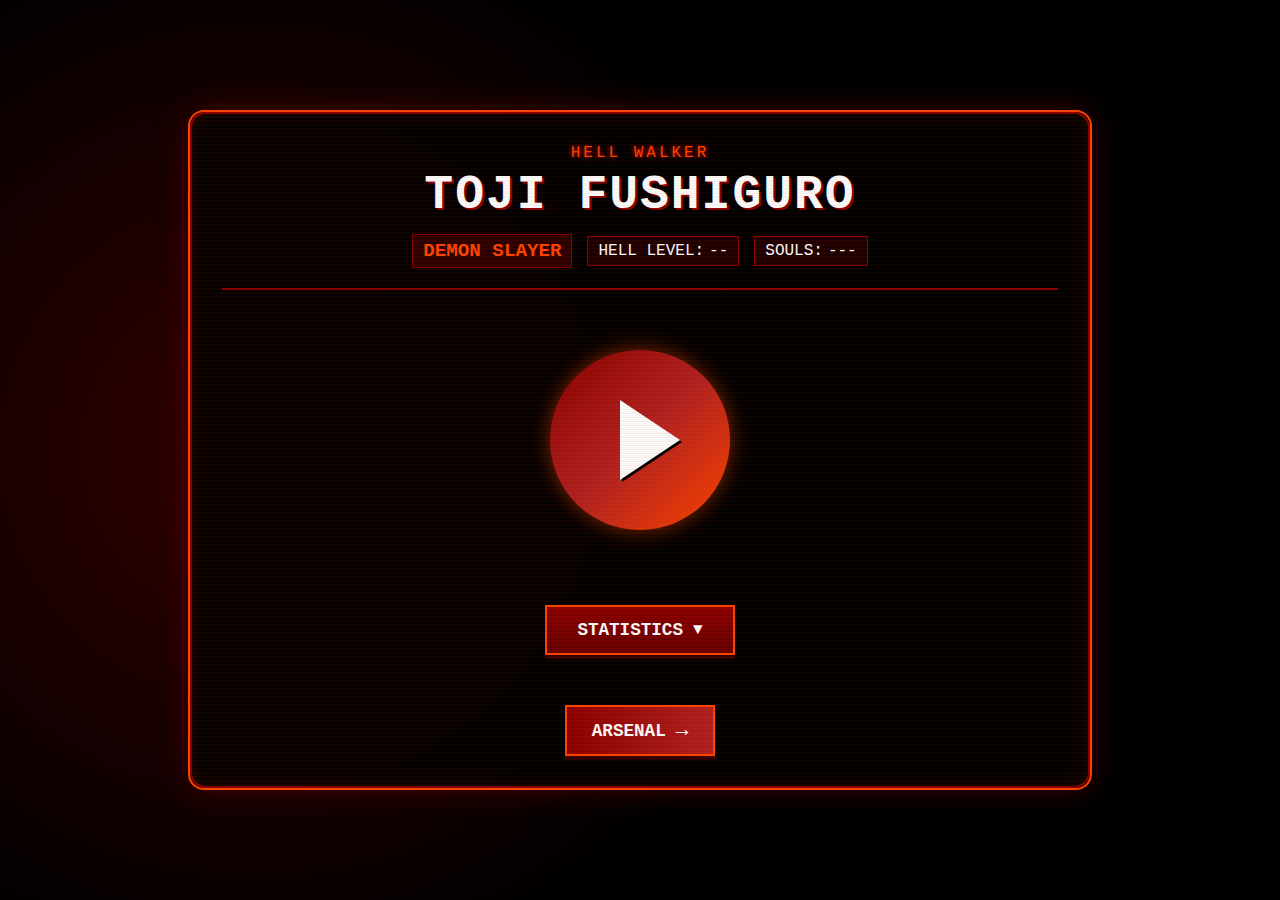
<file: index.html>
<!DOCTYPE html>
<html lang="en">
<head>
    <meta charset="UTF-8">
    <meta name="viewport" content="width=device-width, initial-scale=1.0">
    <link rel="stylesheet" href="./style/style.css">
    <title>HELL MENU</title>
</head>
<body>
    <div class="pixel-overlay"></div>
    
    <div class="game-menu">
        <div class="player-profile">
            <div class="player-title">HELL WALKER</div>
            <h1 class="player-name">TOJI FUSHIGURO</h1>
            <div class="character-info">
                <div class="character-name">DEMON SLAYER</div>
                <div class="character-level">HELL LEVEL: <span id="level">00</span></div>
                <div class="stars">SOULS: <span id="souls">00</span></div>
            </div>
        </div>

        <div class="menu-center">
            <a href="./str/game.html" class="play-button">
                <svg class="play-svg" width="200" height="200" viewBox="0 0 200 200">
                    <defs>
                        <linearGradient id="hellGradient" x1="0%" y1="0%" x2="100%" y2="100%">
                            <stop offset="0%" style="stop-color:#8B0000;stop-opacity:1" />
                            <stop offset="50%" style="stop-color:#B22222;stop-opacity:1" />
                            <stop offset="100%" style="stop-color:#FF4500;stop-opacity:1" />
                        </linearGradient>
                    </defs>
                    <circle cx="100" cy="100" r="90" fill="url(#hellGradient)"/>
                    <polygon points="80,60 80,140 140,100" fill="#fff"/>
                </svg>
            </a>
        </div>

        <div class="stats-toggle">
            <button class="toggle-btn" id="statsToggle">
                <span class="toggle-text">STATISTICS</span>
                <span class="toggle-arrow">▼</span>
            </button>
        </div>

        <div class="stats-section" id="statsSection" style="display: none;">
            <div class="stats-grid">
                <div class="stat-card">
                    <div class="stat-icon">💀</div>
                    <div class="stat-name">DEMONS SLAIN</div>
                    <div class="stat-value" id="kills">00</div>
                </div>
                <div class="stat-card">
                    <div class="stat-icon">🩸</div>
                    <div class="stat-name">BLOOD SPILLED</div>
                    <div class="stat-value" id="blood">00</div>
                </div>
                <div class="stat-card">
                    <div class="stat-icon">🔥</div>
                    <div class="stat-name">HELL GATES</div>
                    <div class="stat-value" id="gates">00</div>
                </div>
                <div class="stat-card">
                    <div class="stat-icon">⏳</div>
                    <div class="stat-name">BEST TIME</div>
                    <div class="stat-value" id="time">00:00</div>
                </div>
            </div>
        </div>

        <div class="customize-button">
            <a href="./str/customize.html" class="custom-link">
                <div class="custom-text">ARSENAL</div>
                <div class="arrow">→</div>
            </a>
        </div>
    </div>

    <script src="./script/script.js"></script>
</body>
</html>
</file>
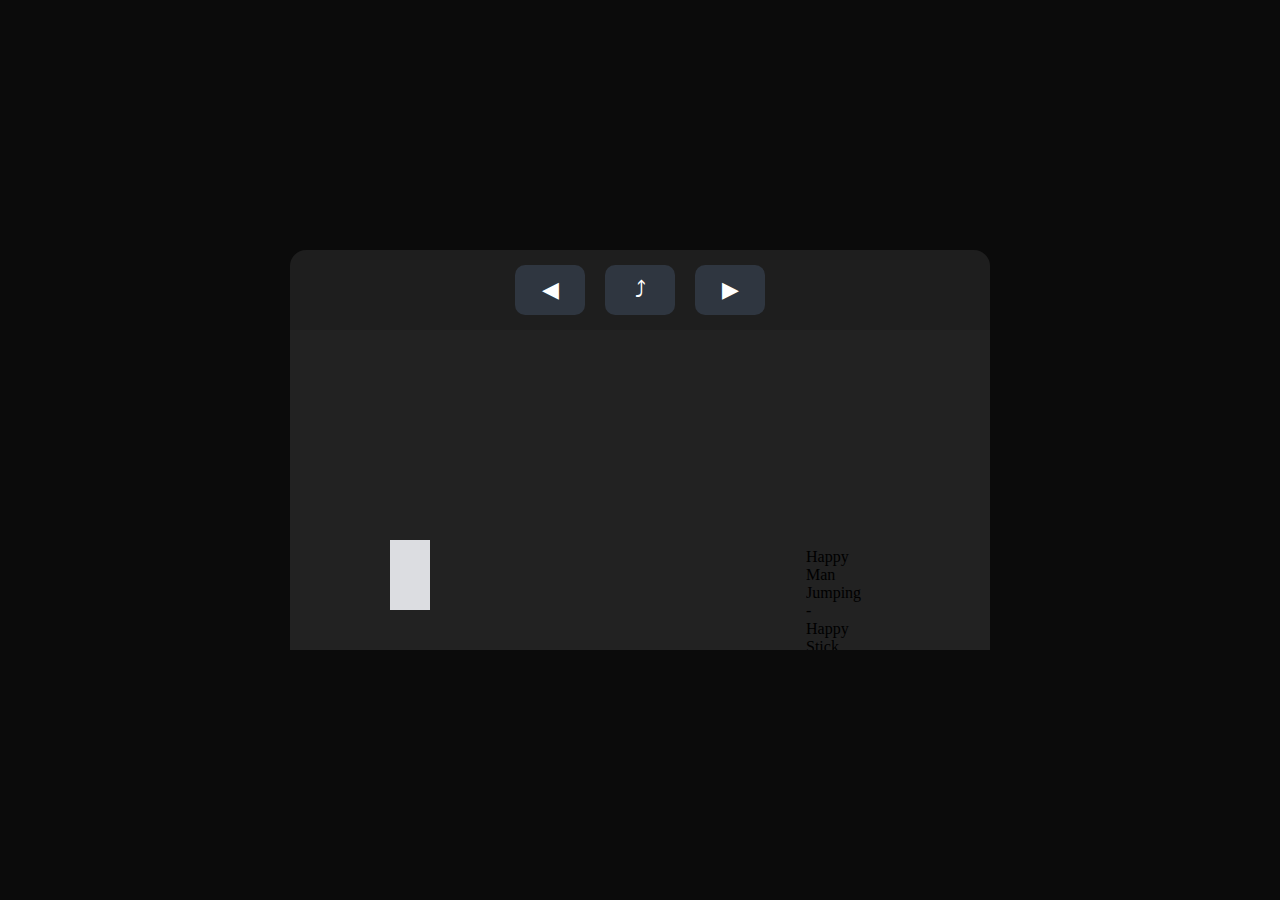
<file: list/level.html>
<!DOCTYPE html>
<html lang="en">

<head>
    <meta charset="UTF-8">
    <meta name="viewport" content="width=device-width, initial-scale=1.0">
    <link rel="stylesheet" href="../src/style/level.css">
    <title>Document</title>
</head>

<body>
    <div class="game">
        <div class="hud">
            <button id="leftBtn">◀</button>
            <button id="jumpBtn">⤴</button>
            <button id="rightBtn">▶</button>
        </div>

        <div class="scene">
            <div id="player"></div>
            <div id="playerLeft"></div>
            <div id="playerRight"></div>
            <div id="playerJump"></div>

            <div class="place">
                <img href="https://www.clipartmax.com/middle/m2i8Z5G6i8K9b1Z5_happy-man-jumping-happy-stick-man/"
                    target="_blank">Happy Man Jumping - Happy Stick Man @clipartmax.com</img>
                <div class="tree"></div>
            </div>
        </div>
    </div>


    <script src="../src/script/level.js"></script>
</body>

</html>
</file>
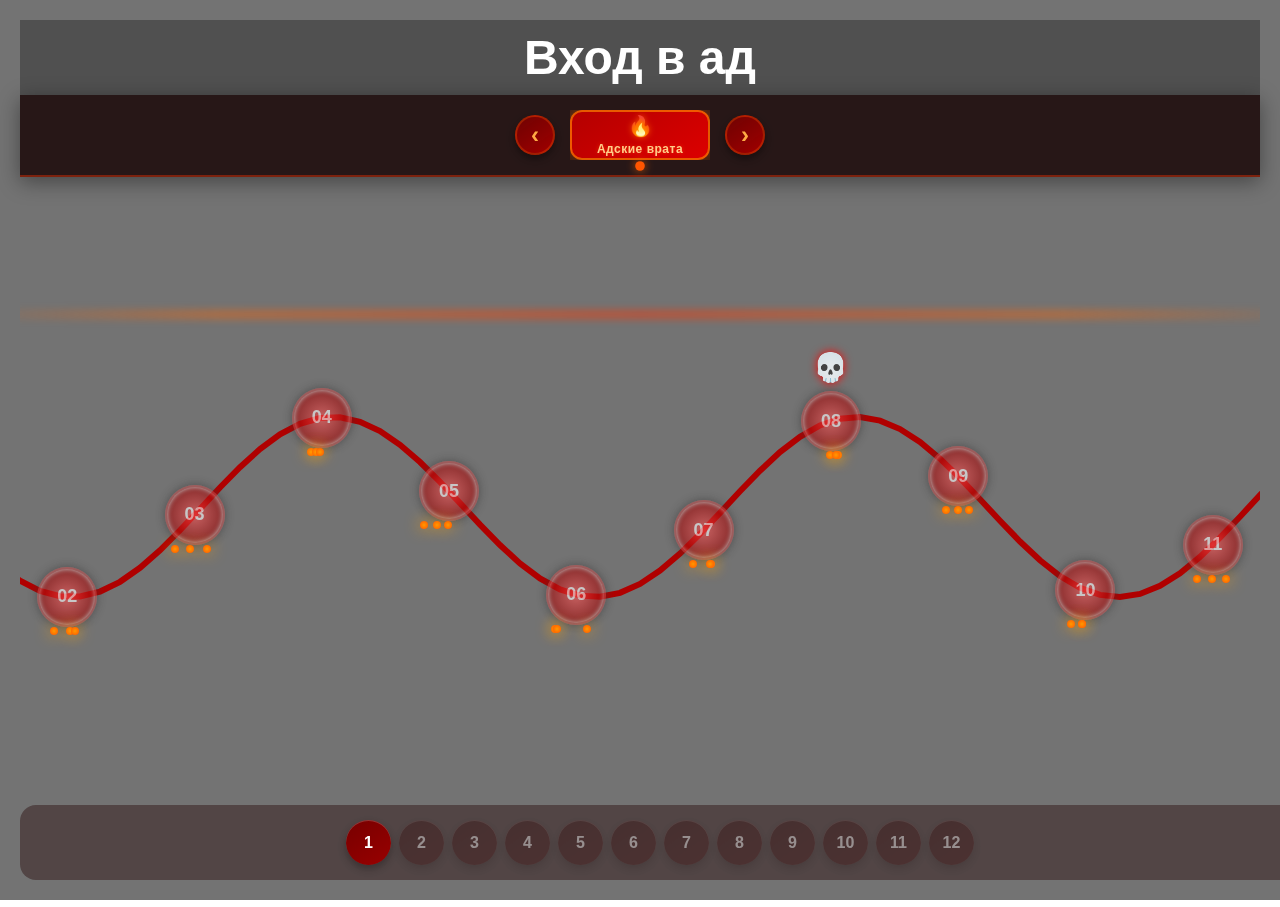
<file: list/map.html>
<!DOCTYPE html>
<html lang="en">

<head>
    <meta charset="UTF-8">
    <meta name="viewport" content="width=device-width, initial-scale=1.0">
    <link rel="stylesheet" href="../src/style/phone.css">
    <link rel="stylesheet" href="../src/style/map.css">
    <title>map</title>
</head>

<body>
    <!-- <div id="loader" class="orientation-overlay hidden">
        <div class="orientation-message">
            <div class="phone-icon">📱</div>
            <h2>Поверните устройство</h2>
            <p>Для просмотра сайта используйте горизонтальную ориентацию</p>
            <div class="rotate-animation">↻</div>
        </div>
    </div> -->

    <div class="ui-top">
        <h1>Вход в ад</h1>
    </div>

    <!-- СЛАЙДЕР ФОНОВ -->
    <div class="background-slider">
        <button class="slider-btn prev-btn">‹</button>

        <div class="slider-container">
            <div class="slide active" data-bg="default">
                <div class="slide-content">
                    <span class="slide-icon">🔥</span>
                    <span class="slide-title">Адские врата</span>
                </div>
            </div>
        </div>

        <button class="slider-btn next-btn">›</button>

        <div class="slider-dots">
            <span class="dot" data-index="4"></span>
        </div>
    </div>

    <div class="map-wrapper">
        <div class="hell-map">
            <div class="wave-track" id="waveTrack"></div>
        </div>
    </div>

    <!-- мини меню -->
    <div class="level-menu" id="levelMenu"></div>

    

    <script src="../src/script/phone.js"></script>
    <script src="../src/script/map.js"></script>
</body>

</html>
</file>
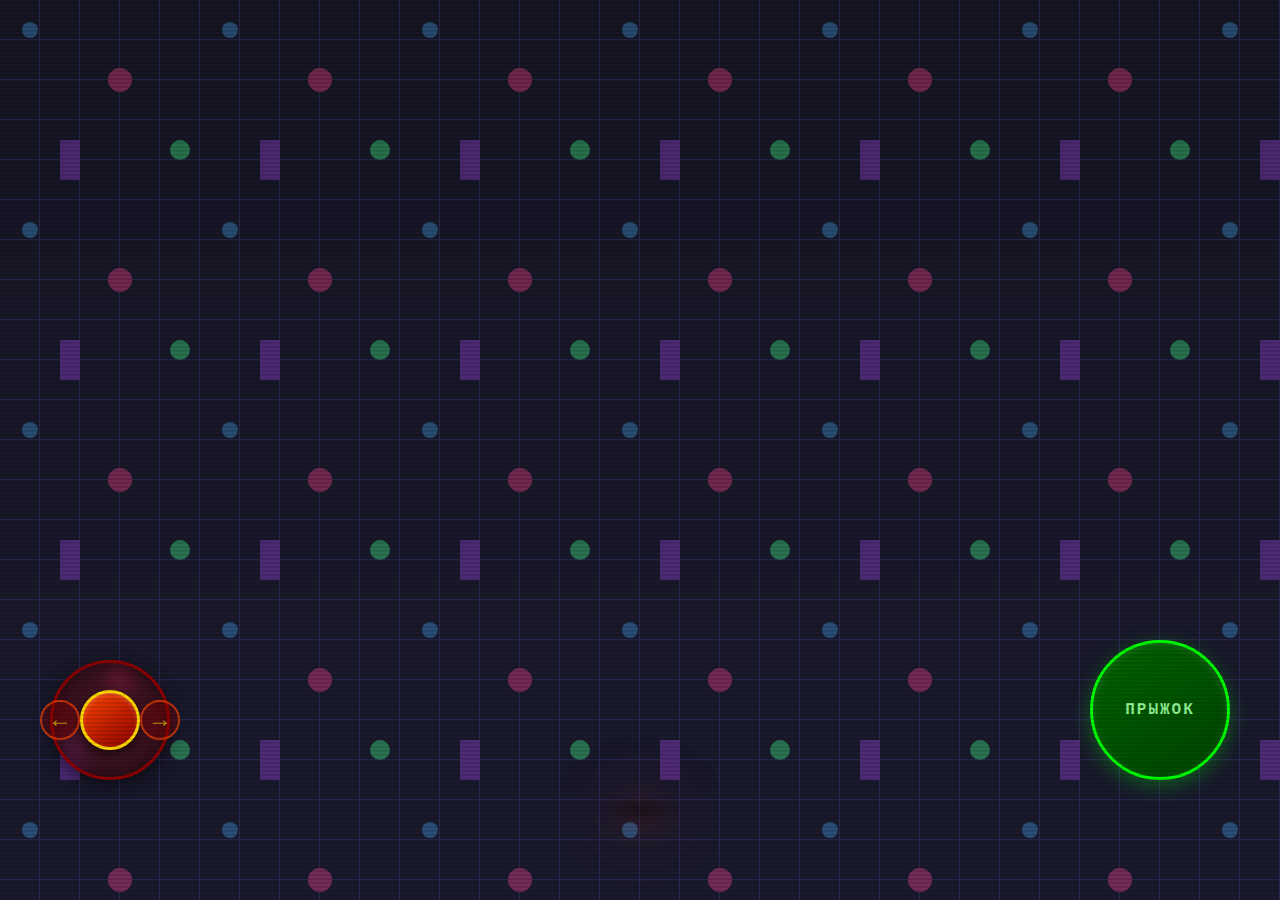
<file: str/game.html>
<!DOCTYPE html>
    <html lang="en">

    <head>
        <meta charset="UTF-8">
        <meta name="viewport" content="width=device-width, initial-scale=1.0">
        <link rel="stylesheet" href="../style/game.css">
        <title>Document</title>
    </head>

    <body>

        <div class="game-container">
            <!-- Пиксельный оверлей -->
            <div class="pixel-overlay"></div>
            
            <!-- Игровое поле -->
            <div class="game-field" id="gameField"></div>
            
            <!-- Игрок -->
            <div class="player" id="player">
                <div class="player-shadow"></div>
            </div>
            
            <!-- Джойстик -->
            <div class="joystick-container" id="joystickContainer">
                <div class="joystick-base">
                    <div class="joystick-handle" id="joystickHandle"></div>
                </div>
                <div class="joystick-directions">
                    <div class="direction left">←</div>
                    <div class="direction right">→</div>
                </div>
            </div>
            
            <div class="jump-btn" id="jumpBtn">
                <div class="jump-inner">ПРЫЖОК</div>
            </div>
            
        </div>


 
        <script src="../script/game.js"></script>
    </body>

    </html>
</file>
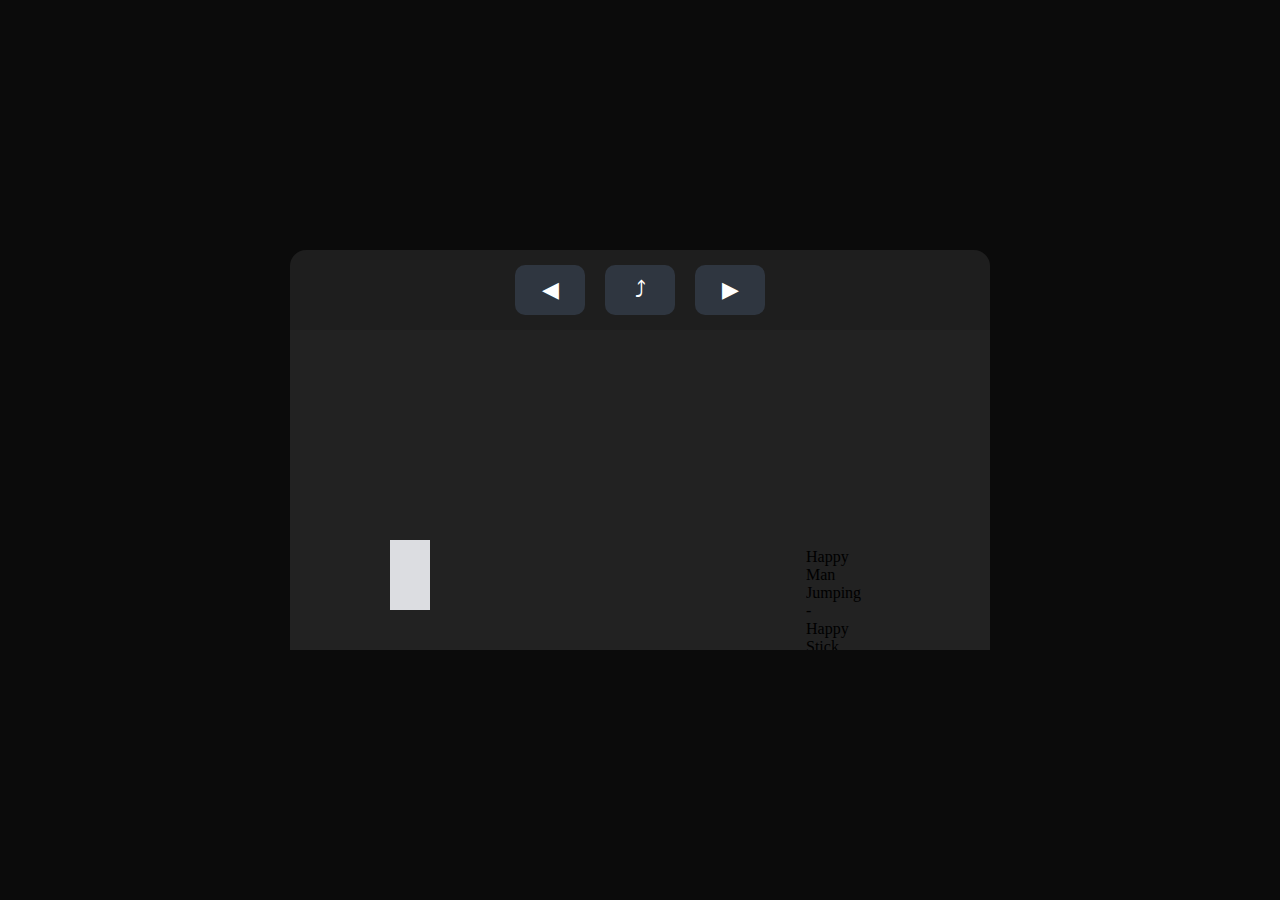
<file: StickStrike-legend/StickStrike-legend/list/level.html>
<!DOCTYPE html>
<html lang="en">

<head>
    <meta charset="UTF-8">
    <meta name="viewport" content="width=device-width, initial-scale=1.0">
    <link rel="stylesheet" href="../src/style/level.css">
    <title>Document</title>
</head>

<body>
    <div class="game">
        <div class="hud">
            <button id="leftBtn">◀</button>
            <button id="jumpBtn">⤴</button>
            <button id="rightBtn">▶</button>
        </div>

        <div class="scene">
            <div id="player"></div>
            <div id="playerLeft"></div>
            <div id="playerRight"></div>
            <div id="playerJump"></div>

            <div class="place">
                <img href="https://www.clipartmax.com/middle/m2i8Z5G6i8K9b1Z5_happy-man-jumping-happy-stick-man/"
                    target="_blank">Happy Man Jumping - Happy Stick Man @clipartmax.com</img>
                <div class="tree"></div>
            </div>
        </div>
    </div>


    <script src="../src/script/level.js"></script>
</body>

</html>
</file>
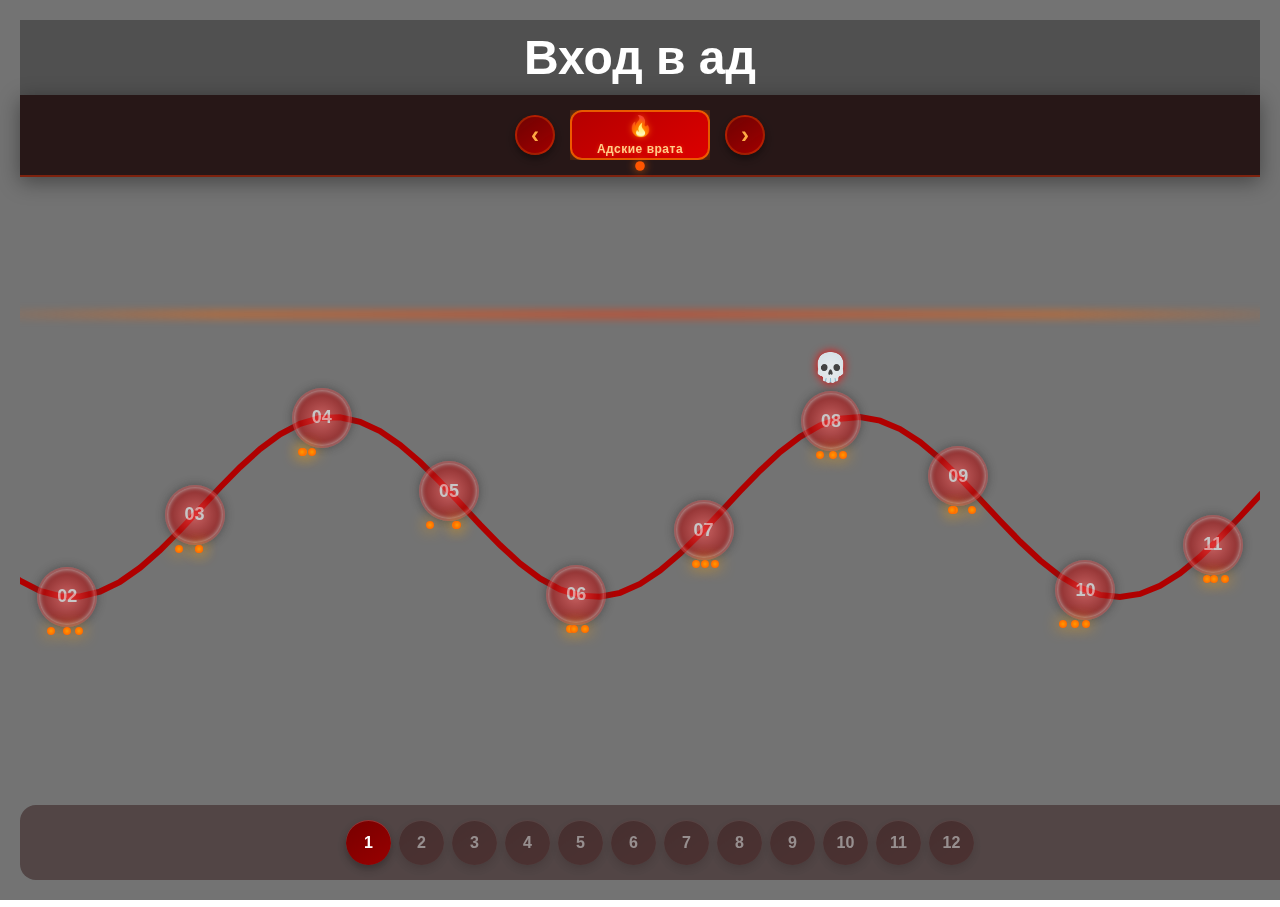
<file: StickStrike-legend/StickStrike-legend/list/map.html>
<!DOCTYPE html>
<html lang="en">

<head>
    <meta charset="UTF-8">
    <meta name="viewport" content="width=device-width, initial-scale=1.0">
    <link rel="stylesheet" href="../src/style/phone.css">
    <link rel="stylesheet" href="../src/style/map.css">
    <title>map</title>
</head>

<body>
    <!-- <div id="loader" class="orientation-overlay hidden">
        <div class="orientation-message">
            <div class="phone-icon">📱</div>
            <h2>Поверните устройство</h2>
            <p>Для просмотра сайта используйте горизонтальную ориентацию</p>
            <div class="rotate-animation">↻</div>
        </div>
    </div> -->

    <div class="ui-top">
        <h1>Вход в ад</h1>
    </div>

    <!-- СЛАЙДЕР ФОНОВ -->
    <div class="background-slider">
        <button class="slider-btn prev-btn">‹</button>

        <div class="slider-container">
            <div class="slide active" data-bg="default">
                <div class="slide-content">
                    <span class="slide-icon">🔥</span>
                    <span class="slide-title">Адские врата</span>
                </div>
            </div>
        </div>

        <button class="slider-btn next-btn">›</button>

        <div class="slider-dots">
            <span class="dot" data-index="4"></span>
        </div>
    </div>

    <div class="map-wrapper">
        <div class="hell-map">
            <div class="wave-track" id="waveTrack"></div>
        </div>
    </div>

    <!-- мини меню -->
    <div class="level-menu" id="levelMenu"></div>

    

    <script src="../src/script/phone.js"></script>
    <script src="../src/script/map.js"></script>
</body>

</html>
</file>
<file: src/style/level.css>
*{margin:0;padding:0;box-sizing:border-box}

body{
    background:#0b0b0b;
    height:100vh;
    display:flex;
    justify-content:center;
    align-items:center;
}

.game{
    width:700px;
    height:400px;
    background:#1e1e1e;
    border-radius:16px;
    display:flex;
    flex-direction:column;
}

.hud{
    height:80px;
    display:flex;
    justify-content:center;
    align-items:center;
    gap:20px;
}

.hud button{
    width:70px;
    height:50px;
    border:none;
    border-radius:10px;
    font-size:22px;
    background:#2f3640;
    color:#fff;
}

.scene{
    position:relative;
    flex:1;
    overflow:hidden;
    background:#222;
}

#player,
#playerLeft,
#playerRight,
#playerJump{
    position:absolute;
    bottom:40px;
    left:100px;
    width:40px;
    height:70px;
    display:none;
}

#player{background:#dcdde1}
#playerLeft{background:#00a8ff}
#playerRight{background:#4cd137}
#playerJump{background:#fbc531}

#player.active,
#playerLeft.active,
#playerRight.active,
#playerJump.active{
    display:block;
}

.place{
    position:absolute;
    bottom:40px;
    right:-60px;
    width:40px;
    height:80px;
}

.tree{
    width:100%;
    height:100%;
    background:#2d3436;
    border-radius:6px;
}
</file>
<file: src/style/phone.css>
* {
    margin: 0;
    padding: 0;
    box-sizing: border-box;
}

body {
    font-family: 'Arial', sans-serif;
    background: linear-gradient(135deg, #667eea 0%, #764ba2 100%);
    min-height: 100vh;
    padding: 20px;
}

/* Оверлей для поворота */
#loader.orientation-overlay {
    position: fixed;
    top: 0;
    left: 0;
    width: 100%;
    height: 100%;
    background: linear-gradient(135deg, #1a1a1a 0%, #000000 100%);
    z-index: 999999;
    display: flex;
    justify-content: center;
    align-items: center;
    transition: opacity 0.3s ease;
}

#loader.orientation-overlay.hidden {
    display: none !important;
}

.orientation-message {
    text-align: center;
    color: white;
    padding: 40px 30px;
    max-width: 350px;
    background: rgba(255, 255, 255, 0.1);
    backdrop-filter: blur(15px);
    border-radius: 25px;
    border: 2px solid rgba(255, 255, 255, 0.2);
    box-shadow: 0 20px 40px rgba(0, 0, 0, 0.3);
    animation: fadeIn 0.5s ease;
}

.phone-icon {
    font-size: 70px;
    margin-bottom: 25px;
    animation: bounce 2s infinite ease-in-out;
    filter: drop-shadow(0 5px 15px rgba(79, 195, 247, 0.5));
}

.orientation-message h2 {
    font-size: 26px;
    margin-bottom: 15px;
    color: #4fc3f7;
    text-shadow: 0 2px 10px rgba(79, 195, 247, 0.3);
}

.orientation-message p {
    font-size: 16px;
    line-height: 1.6;
    opacity: 0.9;
    margin-bottom: 25px;
    padding: 0 10px;
}

.rotate-animation {
    font-size: 55px;
    animation: rotate 4s linear infinite;
    opacity: 0.9;
    filter: drop-shadow(0 5px 10px rgba(255, 255, 255, 0.3));
}

/* Сообщение для ПК */
.pc-message {
    max-width: 400px;
}

.pc-message h2 {
    color: #ff6b6b;
}

/* Основной контент сайта */
.site-content {
    max-width: 1200px;
    margin: 0 auto;
    padding: 20px;
    color: white;
    animation: contentFadeIn 0.8s ease;
}

.site-content h1 {
    font-size: 42px;
    margin-bottom: 20px;
    text-align: center;
    text-shadow: 0 2px 10px rgba(0, 0, 0, 0.3);
}

.site-content p {
    font-size: 18px;
    text-align: center;
    margin-bottom: 40px;
    opacity: 0.9;
}

.content-grid {
    display: grid;
    grid-template-columns: repeat(auto-fit, minmax(300px, 1fr));
    gap: 30px;
    margin-top: 40px;
}

.card {
    background: rgba(255, 255, 255, 0.15);
    backdrop-filter: blur(10px);
    border-radius: 20px;
    padding: 30px;
    text-align: center;
    border: 1px solid rgba(255, 255, 255, 0.2);
    transition: transform 0.3s ease, box-shadow 0.3s ease;
    cursor: pointer;
    height: 200px;
    display: flex;
    align-items: center;
    justify-content: center;
    font-size: 24px;
    font-weight: bold;
}

.card:hover {
    transform: translateY(-10px);
    box-shadow: 0 20px 40px rgba(0, 0, 0, 0.2);
    background: rgba(255, 255, 255, 0.25);
}

/* Анимации */
@keyframes rotate {
    0% { transform: rotate(0deg); }
    100% { transform: rotate(360deg); }
}

@keyframes bounce {
    0%, 100% { transform: translateY(0) scale(1); }
    50% { transform: translateY(-20px) scale(1.05); }
}

@keyframes fadeIn {
    from { opacity: 0; transform: scale(0.9); }
    to { opacity: 1; transform: scale(1); }
}

@keyframes contentFadeIn {
    from { opacity: 0; transform: translateY(20px); }
    to { opacity: 1; transform: translateY(0); }
}

/* Адаптивность */
@media (max-width: 768px) {
    .site-content h1 {
        font-size: 32px;
    }
    
    .site-content p {
        font-size: 16px;
    }
    
    .content-grid {
        grid-template-columns: 1fr;
        gap: 20px;
    }
    
    .card {
        height: 150px;
        font-size: 20px;
    }
    
    .orientation-message {
        max-width: 300px;
        padding: 30px 20px;
    }
    
    .phone-icon {
        font-size: 60px;
    }
    
    .orientation-message h2 {
        font-size: 22px;
    }
}
</file>
<file: src/style/map.css>
* {
    box-sizing: border-box;
}

body {
    margin: 0;
    height: 100vh;
    font-family: Arial, sans-serif;
    background: url("https://i.pinimg.com/736x/c6/63/72/c66372462582b22b1e2aee85b353e589.jpg")
        center / cover no-repeat fixed;
    color: #fff;
    overflow: hidden;
    transition: background 0.8s ease;
}

/* затемнение */
body::before {
    content: "";
    position: fixed;
    inset: 0;
    background: rgba(0,0,0,0.55);
    z-index: -1;
    transition: opacity 0.8s ease;
}

/* верх */
.ui-top {
    text-align: center;
    padding: 10px;
    font-weight: bold;
    font-size: 24px;
    background: rgba(0, 0, 0, 0.3);
    backdrop-filter: blur(5px);
    position: relative;
    z-index: 10;
}

/* СЛАЙДЕР ФОНОВ */
.background-slider {
    display: flex;
    align-items: center;
    justify-content: center;
    gap: 15px;
    padding: 15px;
    background: rgba(20, 0, 0, 0.8);
    backdrop-filter: blur(15px);
    border-bottom: 2px solid rgba(255, 50, 0, 0.4);
    position: relative;
    z-index: 50;
    box-shadow: 0 5px 20px rgba(0, 0, 0, 0.4);
}

/* Кнопки слайдера */
.slider-btn {
    width: 40px;
    height: 40px;
    border: none;
    border-radius: 50%;
    background: linear-gradient(145deg, rgba(120, 0, 0, 0.9), rgba(160, 0, 0, 1));
    color: #ffaa44;
    font-size: 24px;
    font-weight: bold;
    cursor: pointer;
    display: flex;
    align-items: center;
    justify-content: center;
    transition: all 0.3s ease;
    box-shadow: 0 4px 8px rgba(0, 0, 0, 0.4);
    border: 2px solid rgba(255, 100, 0, 0.3);
}

.slider-btn:hover {
    transform: scale(1.1);
    background: linear-gradient(145deg, rgba(160, 0, 0, 1), rgba(200, 0, 0, 1));
    box-shadow: 0 6px 12px rgba(0, 0, 0, 0.5), 0 0 15px rgba(255, 80, 0, 0.6);
    color: #ffcc66;
}

.slider-btn:active {
    transform: scale(0.95);
}

/* Контейнер слайдов */
.slider-container {
    display: flex;
    gap: 10px;
    width: auto;
    overflow: hidden;
    justify-content: center;
}

/* Слайд */
.slide {
    flex: 0 0 auto;
    width: 140px;
    height: 50px;
    background: linear-gradient(145deg, rgba(70, 0, 0, 0.7), rgba(100, 0, 0, 0.9));
    border-radius: 12px;
    display: flex;
    align-items: center;
    justify-content: center;
    cursor: pointer;
    transition: all 0.4s cubic-bezier(0.4, 0, 0.2, 1);
    border: 2px solid rgba(255, 80, 0, 0.2);
    box-shadow: 0 4px 8px rgba(0, 0, 0, 0.3);
    opacity: 0.6;
    transform: scale(0.9);
}

.slide:hover {
    transform: scale(0.95);
    border-color: rgba(255, 100, 0, 0.4);
}

.slide.active {
    opacity: 1;
    transform: scale(1);
    background: linear-gradient(145deg, rgba(180, 0, 0, 1), rgba(220, 0, 0, 1));
    border: 2px solid rgba(255, 150, 0, 0.6);
    box-shadow: 
        0 0 20px rgba(255, 100, 0, 0.7),
        0 6px 12px rgba(0, 0, 0, 0.4);
    animation: slidePulse 2s infinite;
}

@keyframes slidePulse {
    0%, 100% {
        box-shadow: 
            0 0 20px rgba(255, 100, 0, 0.7),
            0 6px 12px rgba(0, 0, 0, 0.4);
    }
    50% {
        box-shadow: 
            0 0 30px rgba(255, 150, 0, 0.9),
            0 8px 16px rgba(0, 0, 0, 0.5);
    }
}

/* Контент слайда */
.slide-content {
    display: flex;
    flex-direction: column;
    align-items: center;
    gap: 4px;
}

.slide-icon {
    font-size: 20px;
    filter: drop-shadow(0 0 3px rgba(255, 100, 0, 0.8));
}

.slide-title {
    font-size: 12px;
    font-weight: bold;
    color: #ffcc88;
    text-shadow: 0 0 4px rgba(255, 50, 0, 0.8);
    letter-spacing: 0.5px;
}

/* Точки-индикаторы */
.slider-dots {
    position: absolute;
    bottom: 5px;
    left: 0;
    right: 0;
    display: flex;
    justify-content: center;
    gap: 8px;
}

.dot {
    width: 8px;
    height: 8px;
    border-radius: 50%;
    background: rgba(255, 100, 0, 0.3);
    cursor: pointer;
    transition: all 0.3s ease;
}

.dot:hover {
    background: rgba(255, 150, 0, 0.6);
    transform: scale(1.3);
}

.dot.active {
    background: #ff5500;
    box-shadow: 0 0 8px rgba(255, 100, 0, 0.8);
    transform: scale(1.2);
}

.map-wrapper {
    display: flex;
    justify-content: center;
    align-items: center;
    overflow-x: auto;
    width: 100%;
    height: calc(100vh - 170px);
    position: relative;
    padding: 20px;
}

.hell-map {
    position: relative;
    min-width: 1400px;
    height: 420px;
    margin: 0 auto;
    transform: translateX(0);
}
/* контейнер карты */
.map-container {
    position: relative;
    width: 100%;
    height: 100%;
}

/* волна */
.wave-track svg {
    position: absolute;
    top: 0;
    left: 0;
    z-index: 1;
    pointer-events: none;
}

/* уровень */
.level {
    position: absolute;
    transform: translate(-50%, -50%);
    z-index: 2;
    transition: all 0.3s ease;
}

.level a {
    width: 60px;
    height: 60px;
    border-radius: 50%;
    background: radial-gradient(circle, #ff5555 0%, #9d0000 70%, #650000 100%);
    border: 2px solid rgba(255, 255, 255, 0.3);
    display: flex;
    align-items: center;
    justify-content: center;
    font-weight: bold;
    text-decoration: none;
    color: #fff;
    box-shadow: 
        0 0 15px rgba(255, 0, 0, 0.8),
        inset 0 0 10px rgba(255, 255, 255, 0.2);
    position: relative;
    font-size: 18px;
    transition: all 0.3s ease;
}

.level a:hover {
    transform: scale(1.1);
    box-shadow: 
        0 0 25px rgba(255, 100, 0, 0.9),
        inset 0 0 15px rgba(255, 255, 255, 0.3);
}

.level.locked a {
    filter: grayscale(0) brightness(1);
    opacity: 0.6;
    pointer-events: none;
    box-shadow: 
        0 0 10px rgb(54, 54, 54),
        inset 0 0 5px rgb(255, 255, 255);
}

/* активный уровень */
.level.active a {
    box-shadow: 
        0 0 35px rgba(255, 165, 0, 0.9),
        inset 0 0 20px rgba(255, 255, 255, 0.4);
    animation: pulse 2s infinite;
}

@keyframes pulse {
    0%, 100% {
        box-shadow: 
            0 0 35px rgba(255, 165, 0, 0.9),
            inset 0 0 20px rgba(255, 255, 255, 0.4);
    }
    50% {
        box-shadow: 
            0 0 45px rgba(255, 200, 0, 1),
            inset 0 0 25px rgba(255, 255, 255, 0.5);
    }
}

/* череп */
.skull {
    position: absolute;
    top: -40px;
    left: 50%;
    transform: translateX(-50%);
    font-size: 28px;
    animation: float 2s ease-in-out infinite;
    filter: drop-shadow(0 0 5px red);
    z-index: 3;
}

@keyframes float {
    0%, 100% { 
        transform: translate(-50%, 0) rotate(0deg); 
    }
    33% { 
        transform: translate(-50%, -8px) rotate(5deg); 
    }
    66% { 
        transform: translate(-50%, -4px) rotate(-5deg); 
    }
}

/* огоньки */
.fire {
    position: absolute;
    width: 8px;
    height: 8px;
    background: radial-gradient(circle, #ff9900, #ff5500);
    border-radius: 50%;
    box-shadow: 0 0 15px orange;
    animation: fire 2s infinite ease-in-out;
    pointer-events: none;
    z-index: 1;
}

@keyframes fire {
    0% { 
        transform: translateY(0) scale(1); 
        opacity: 1;
    }
    100% { 
        transform: translateY(-40px) scale(0.5); 
        opacity: 0;
    }
}

/* меню уровней */
.level-menu {
    position: fixed;
    bottom: 20px;
    width: 100%;
    display: flex;
    justify-content: center;
    gap: 8px;
    z-index: 100;
    padding: 15px;
    border-radius: 16px;
    background: rgba(33, 0, 0, 0.4);
    backdrop-filter: blur(10px);
}

.level-menu button {
    min-width: 45px;
    height: 45px;
    border-radius: 50%;
    border: none;
    background: linear-gradient(145deg, #700, #900);
    color: #fff;
    font-weight: bold;
    cursor: pointer;
    transition: all 0.2s ease;
    font-size: 16px;
    box-shadow: 
        0 4px 8px rgba(0, 0, 0, 0.3),
        inset 0 1px 0 rgba(255, 255, 255, 0.2);
}

.level-menu button:hover:not(:disabled) {
    transform: scale(1.15);
    background: linear-gradient(145deg, #900, #b00);
    box-shadow: 
        0 6px 12px rgba(0, 0, 0, 0.4),
        0 0 15px rgba(255, 0, 0, 0.6);
}

.level-menu button:active:not(:disabled) {
    transform: scale(1.05);
}

.level-menu button:disabled {
    opacity: 0.4;
    cursor: not-allowed;
    filter: grayscale(0.7);
}


/* активная кнопка в меню */
.level-menu button.active {
    background: linear-gradient(145deg, #b00, #d00);
    box-shadow: 
        0 0 20px rgba(255, 100, 0, 0.8),
        inset 0 0 10px rgba(255, 255, 255, 0.3);
    animation: buttonPulse 1.5s infinite;
}

@keyframes buttonPulse {
    0%, 100% {
        box-shadow: 
            0 0 20px rgba(255, 100, 0, 0.8),
            inset 0 0 10px rgba(255, 255, 255, 0.3);
    }
    50% {
        box-shadow: 
            0 0 30px rgba(255, 150, 0, 1),
            inset 0 0 15px rgba(255, 255, 255, 0.4);
    }
}

/* эффект лавы для фона волны */
.wave-track::before {
    content: "";
    position: absolute;
    top: -20px;
    left: 0;
    right: 0;
    height: 5px;
    background: linear-gradient(90deg, 
        transparent 0%,
        rgba(255, 100, 0, 0.8) 20%,
        rgba(255, 50, 0, 0.9) 50%,
        rgba(255, 100, 0, 0.8) 80%,
        transparent 100%);
    filter: blur(5px);
    z-index: 1;
    animation: lavaFlow 3s infinite linear;
}

@keyframes lavaFlow {
    0% {
        background-position: -200px 0;
    }
    100% {
        background-position: 200px 0;
    }
}

/* подсветка при наведении на кнопку меню */
.level-menu button:hover:not(:disabled) + button {
    transform: scale(1.05);
    transition-delay: 0.1s;
}

/* скроллбар для map-wrapper */
.map-wrapper::-webkit-scrollbar {
    height: 8px;
}

.map-wrapper::-webkit-scrollbar-track {
    background: rgba(255, 0, 0, 0.1);
    border-radius: 4px;
    margin: 0 20px;
}

.map-wrapper::-webkit-scrollbar-thumb {
    background: linear-gradient(90deg, #b00000, #ff0000);
    border-radius: 4px;
    box-shadow: 0 0 10px red;
}

.map-wrapper::-webkit-scrollbar-thumb:hover {
    background: linear-gradient(90deg, #ff0000, #ff5555);
}

/* Адаптивность для всего */
@media (max-width: 768px) {
    .hell-map {
        min-width: 800px;
        height: 350px;
    }
    
    .level a {
        width: 50px;
        height: 50px;
        font-size: 16px;
    }
    
    .skull {
        font-size: 22px;
        top: -35px;
    }
    
    .level-menu {
        gap: 5px;
        padding: 10px;
        bottom: 10px;
    }
    
    .level-menu button {
        min-width: 38px;
        height: 38px;
        font-size: 14px;
    }
    
    .ui-top {
        font-size: 20px;
        padding: 8px;
    }
    
    /* Адаптивность слайдера */
    .background-slider {
        padding: 10px;
        gap: 8px;
    }
    
    .slider-btn {
        width: 35px;
        height: 35px;
        font-size: 20px;
    }
    
    .slider-container {
        width: 350px;
    }
    
    .slide {
        width: 100px;
        height: 45px;
    }
    
    .slide-icon {
        font-size: 18px;
    }
    
    .slide-title {
        font-size: 11px;
    }
    
    .slider-dots {
        bottom: 3px;
    }
    
    .map-wrapper {
        height: calc(100vh - 160px);
    }
}

@media (max-width: 480px) {
    .slider-container {
        width: 280px;
    }
    
    .slide {
        width: 80px;
        height: 40px;
    }
    
    .slide-icon {
        font-size: 16px;
    }
    
    .slide-title {
        font-size: 10px;
    }
    
    .dot {
        width: 6px;
        height: 6px;
    }
    
    .hell-map {
        min-width: 700px;
        height: 300px;
    }
}
</file>
<file: style/game.css>
* {
    margin: 0;
    padding: 0;
    box-sizing: border-box;
    touch-action: none;
    user-select: none;
    -webkit-tap-highlight-color: transparent;
}

body {
    background: #000;
    color: #fff;
    font-family: 'Courier New', monospace;
    overflow: hidden;
    height: 100vh;
    width: 100vw;
}

.game-container {
    position: relative;
    width: 100%;
    height: 100vh;
    overflow: hidden;
    background: linear-gradient(to bottom, #0a0a0a, #1a1a2e);
}

/* Пиксельный оверлей */
.pixel-overlay {
    position: fixed;
    top: 0;
    left: 0;
    width: 100%;
    height: 100%;
    background: 
        repeating-linear-gradient(0deg, 
            rgba(0, 0, 0, 0.2) 0px, 
            rgba(0, 0, 0, 0.2) 2px, 
            transparent 2px, 
            transparent 4px
        );
    pointer-events: none;
    z-index: 1000;
    opacity: 0.5;
}

/* Игровое поле */
.game-field {
    position: absolute;
    width: 400%;
    height: 100%;
    background-image: url('data:image/svg+xml;utf8,<svg width="200" height="200" xmlns="http://www.w3.org/2000/svg"><defs><pattern id="grid" width="40" height="40" patternUnits="userSpaceOnUse"><rect width="40" height="40" fill="%231a1a2e"/><rect width="40" height="1" y="39" fill="%23333366"/><rect width="1" height="40" x="39" fill="%23333366"/></pattern></defs><rect width="100%" height="100%" fill="url(%23grid)"/><circle cx="30" cy="30" r="8" fill="%23336699"/><circle cx="120" cy="80" r="12" fill="%23993366"/><circle cx="180" cy="150" r="10" fill="%23339966"/><rect x="60" y="140" width="20" height="40" fill="%23663399"/></svg>');
    background-repeat: repeat;
    background-size: 200px 200px;
    animation: scrollBackground 60s linear infinite;
    opacity: 0.7;
}

@keyframes scrollBackground {
    0% { transform: translateX(0); }
    100% { transform: translateX(-50%); }
}

/* Игрок */
.player {
    position: absolute;
    width: 120px;
    height: 180px;
    bottom: 100px;
    left: 50%;
    transform: translateX(-50%);
    z-index: 100;
    transition: left 0.1s ease-out;
    filter: 
        drop-shadow(0 5px 15px rgba(255, 69, 0, 0.7))
        drop-shadow(0 0 30px rgba(255, 0, 0, 0.5));
}

.player::before {
    content: '';
    position: absolute;
    width: 100%;
    height: 100%;
    background-image: url('https://images-wixmp-ed30a86b8c4ca887773594c2.wixmp.com/f/2a5de080-6ccd-4f7e-b93f-90c08f66bff3/dg67r73-fa25c01b-ae44-44ee-a1f3-57c2d3564941.png?token=eyJ0eXAiOiJKV1QiLCJhbGciOiJIUzI1NiJ9.[base64].0axPRqw9Yo9GdJdshy2MMZ_fyy8ShY6HSCEVu27BK8c');
    background-size: contain;
    background-repeat: no-repeat;
    background-position: center;
}

.player-shadow {
    position: absolute;
    bottom: -20px;
    left: 50%;
    transform: translateX(-50%);
    width: 80px;
    height: 20px;
    background: radial-gradient(ellipse, rgba(0,0,0,0.5), transparent 70%);
    border-radius: 50%;
    filter: blur(5px);
}

/* Джойстик */
.joystick-container {
    position: absolute;
    bottom: 120px;
    left: 50px;
    z-index: 200;
}

.joystick-base {
    width: 120px;
    height: 120px;
    background: rgba(139, 0, 0, 0.3);
    border: 3px solid #8B0000;
    border-radius: 50%;
    position: relative;
    box-shadow: 
        inset 0 0 20px rgba(0, 0, 0, 0.5),
        0 5px 15px rgba(0, 0, 0, 0.5);
    backdrop-filter: blur(10px);
}

.joystick-handle {
    position: absolute;
    width: 60px;
    height: 60px;
    background: linear-gradient(145deg, #FF4500, #8B0000);
    border: 3px solid #FFD700;
    border-radius: 50%;
    top: 50%;
    left: 50%;
    transform: translate(-50%, -50%);
    cursor: pointer;
    box-shadow: 
        0 4px 10px rgba(0, 0, 0, 0.5),
        inset 0 2px 4px rgba(255, 255, 255, 0.2);
    transition: all 0.1s;
}

.joystick-directions {
    position: absolute;
    top: 50%;
    left: 50%;
    transform: translate(-50%, -50%);
    width: 140px;
    height: 140px;
    pointer-events: none;
}

.direction {
    position: absolute;
    width: 40px;
    height: 40px;
    background: rgba(139, 0, 0, 0.5);
    border: 2px solid #FF4500;
    border-radius: 50%;
    display: flex;
    align-items: center;
    justify-content: center;
    font-size: 1.5rem;
    font-weight: bold;
    color: #FFD700;
    opacity: 0.7;
}

.direction.left {
    left: 0;
    top: 50%;
    transform: translateY(-50%);
}

.direction.right {
    right: 0;
    top: 50%;
    transform: translateY(-50%);
}

/* Кнопка прыжка */
.jump-btn {
    position: absolute;
    bottom: 120px;
    right: 50px;
    width: 140px;
    height: 140px;
    z-index: 200;
    cursor: pointer;
}

.jump-inner {
    width: 100%;
    height: 100%;
    background: linear-gradient(145deg, #006400, #004400);
    border: 3px solid #00FF00;
    border-radius: 50%;
    display: flex;
    align-items: center;
    justify-content: center;
    font-size: 1rem;
    font-weight: bold;
    color: #90EE90;
    text-transform: uppercase;
    letter-spacing: 2px;
    box-shadow: 
        0 6px 20px rgba(0, 255, 0, 0.3),
        inset 0 2px 10px rgba(255, 255, 255, 0.1);
    transition: all 0.1s;
    padding: 10px;
    text-align: center;
}

.jump-btn:active .jump-inner {
    transform: scale(0.95);
    background: linear-gradient(145deg, #004400, #006400);
    box-shadow: 
        0 2px 10px rgba(0, 255, 0, 0.2),
        inset 0 2px 10px rgba(0, 0, 0, 0.3);
}

/* Статистика */
.stats-panel {
    position: absolute;
    top: 20px;
    left: 20px;
    background: rgba(0, 0, 0, 0.6);
    border: 2px solid #8B0000;
    padding: 15px;
    border-radius: 10px;
    min-width: 200px;
    backdrop-filter: blur(5px);
}

.stat {
    display: flex;
    justify-content: space-between;
    margin-bottom: 10px;
    font-size: 0.9rem;
}

.stat:last-child {
    margin-bottom: 0;
}

.stat-label {
    color: #FFA07A;
}

.stat-value {
    color: #FFD700;
    font-weight: bold;
    font-variant-numeric: tabular-nums;
}

/* Инструкция */
.instruction {
    position: absolute;
    bottom: 40px;
    left: 50%;
    transform: translateX(-50%);
    background: rgba(0, 0, 0, 0.7);
    padding: 10px 20px;
    border-radius: 20px;
    font-size: 0.9rem;
    color: #FFA07A;
    text-align: center;
    border: 1px solid #8B0000;
    backdrop-filter: blur(5px);
}

/* Анимации */
@keyframes jump {
    0%, 100% { 
        bottom: 100px;
        transform: translateX(-50%) scale(1);
    }
    50% { 
        bottom: 250px;
        transform: translateX(-50%) scale(1.05);
    }
}

.player.jumping {
    animation: jump 0.6s cubic-bezier(0.25, 0.46, 0.45, 0.94);
}

@keyframes run {
    0%, 100% { 
        transform: translateX(-50%) translateY(0px);
    }
    50% { 
        transform: translateX(-50%) translateY(-5px);
    }
}

.player.running {
    animation: run 0.3s infinite ease-in-out;
}

/* Адаптивность */
@media (max-width: 768px) {
    .player {
        width: 80px;
        height: 120px;
        bottom: 150px;
    }
    
    .joystick-container {
        bottom: 80px;
        left: 30px;
        transform: scale(0.8);
    }
    
    .jump-btn {
        bottom: 80px;
        right: 30px;
        transform: scale(0.8);
    }
    
    .stats-panel {
        top: 10px;
        left: 10px;
        padding: 10px;
        min-width: 160px;
        font-size: 0.8rem;
    }
    
    .instruction {
        bottom: 20px;
        font-size: 0.8rem;
        padding: 8px 15px;
        width: 90%;
    }
}

@media (max-width: 480px) {
    .player {
        width: 60px;
        height: 90px;
        bottom: 180px;
    }
    
    .joystick-container {
        bottom: 60px;
        left: 20px;
        transform: scale(0.7);
    }
    
    .jump-btn {
        bottom: 60px;
        right: 20px;
        transform: scale(0.7);
    }
    
    .stats-panel {
        transform: scale(0.8);
        transform-origin: top left;
    }
}
</file>
<file: StickStrike-legend/StickStrike-legend/src/style/level.css>
*{margin:0;padding:0;box-sizing:border-box}

body{
    background:#0b0b0b;
    height:100vh;
    display:flex;
    justify-content:center;
    align-items:center;
}

.game{
    width:700px;
    height:400px;
    background:#1e1e1e;
    border-radius:16px;
    display:flex;
    flex-direction:column;
}

.hud{
    height:80px;
    display:flex;
    justify-content:center;
    align-items:center;
    gap:20px;
}

.hud button{
    width:70px;
    height:50px;
    border:none;
    border-radius:10px;
    font-size:22px;
    background:#2f3640;
    color:#fff;
}

.scene{
    position:relative;
    flex:1;
    overflow:hidden;
    background:#222;
}

#player,
#playerLeft,
#playerRight,
#playerJump{
    position:absolute;
    bottom:40px;
    left:100px;
    width:40px;
    height:70px;
    display:none;
}

#player{background:#dcdde1}
#playerLeft{background:#00a8ff}
#playerRight{background:#4cd137}
#playerJump{background:#fbc531}

#player.active,
#playerLeft.active,
#playerRight.active,
#playerJump.active{
    display:block;
}

.place{
    position:absolute;
    bottom:40px;
    right:-60px;
    width:40px;
    height:80px;
}

.tree{
    width:100%;
    height:100%;
    background:#2d3436;
    border-radius:6px;
}
</file>
<file: StickStrike-legend/StickStrike-legend/src/style/phone.css>
* {
    margin: 0;
    padding: 0;
    box-sizing: border-box;
}

body {
    font-family: 'Arial', sans-serif;
    background: linear-gradient(135deg, #667eea 0%, #764ba2 100%);
    min-height: 100vh;
    padding: 20px;
}

/* Оверлей для поворота */
#loader.orientation-overlay {
    position: fixed;
    top: 0;
    left: 0;
    width: 100%;
    height: 100%;
    background: linear-gradient(135deg, #1a1a1a 0%, #000000 100%);
    z-index: 999999;
    display: flex;
    justify-content: center;
    align-items: center;
    transition: opacity 0.3s ease;
}

#loader.orientation-overlay.hidden {
    display: none !important;
}

.orientation-message {
    text-align: center;
    color: white;
    padding: 40px 30px;
    max-width: 350px;
    background: rgba(255, 255, 255, 0.1);
    backdrop-filter: blur(15px);
    border-radius: 25px;
    border: 2px solid rgba(255, 255, 255, 0.2);
    box-shadow: 0 20px 40px rgba(0, 0, 0, 0.3);
    animation: fadeIn 0.5s ease;
}

.phone-icon {
    font-size: 70px;
    margin-bottom: 25px;
    animation: bounce 2s infinite ease-in-out;
    filter: drop-shadow(0 5px 15px rgba(79, 195, 247, 0.5));
}

.orientation-message h2 {
    font-size: 26px;
    margin-bottom: 15px;
    color: #4fc3f7;
    text-shadow: 0 2px 10px rgba(79, 195, 247, 0.3);
}

.orientation-message p {
    font-size: 16px;
    line-height: 1.6;
    opacity: 0.9;
    margin-bottom: 25px;
    padding: 0 10px;
}

.rotate-animation {
    font-size: 55px;
    animation: rotate 4s linear infinite;
    opacity: 0.9;
    filter: drop-shadow(0 5px 10px rgba(255, 255, 255, 0.3));
}

/* Сообщение для ПК */
.pc-message {
    max-width: 400px;
}

.pc-message h2 {
    color: #ff6b6b;
}

/* Основной контент сайта */
.site-content {
    max-width: 1200px;
    margin: 0 auto;
    padding: 20px;
    color: white;
    animation: contentFadeIn 0.8s ease;
}

.site-content h1 {
    font-size: 42px;
    margin-bottom: 20px;
    text-align: center;
    text-shadow: 0 2px 10px rgba(0, 0, 0, 0.3);
}

.site-content p {
    font-size: 18px;
    text-align: center;
    margin-bottom: 40px;
    opacity: 0.9;
}

.content-grid {
    display: grid;
    grid-template-columns: repeat(auto-fit, minmax(300px, 1fr));
    gap: 30px;
    margin-top: 40px;
}

.card {
    background: rgba(255, 255, 255, 0.15);
    backdrop-filter: blur(10px);
    border-radius: 20px;
    padding: 30px;
    text-align: center;
    border: 1px solid rgba(255, 255, 255, 0.2);
    transition: transform 0.3s ease, box-shadow 0.3s ease;
    cursor: pointer;
    height: 200px;
    display: flex;
    align-items: center;
    justify-content: center;
    font-size: 24px;
    font-weight: bold;
}

.card:hover {
    transform: translateY(-10px);
    box-shadow: 0 20px 40px rgba(0, 0, 0, 0.2);
    background: rgba(255, 255, 255, 0.25);
}

/* Анимации */
@keyframes rotate {
    0% { transform: rotate(0deg); }
    100% { transform: rotate(360deg); }
}

@keyframes bounce {
    0%, 100% { transform: translateY(0) scale(1); }
    50% { transform: translateY(-20px) scale(1.05); }
}

@keyframes fadeIn {
    from { opacity: 0; transform: scale(0.9); }
    to { opacity: 1; transform: scale(1); }
}

@keyframes contentFadeIn {
    from { opacity: 0; transform: translateY(20px); }
    to { opacity: 1; transform: translateY(0); }
}

/* Адаптивность */
@media (max-width: 768px) {
    .site-content h1 {
        font-size: 32px;
    }
    
    .site-content p {
        font-size: 16px;
    }
    
    .content-grid {
        grid-template-columns: 1fr;
        gap: 20px;
    }
    
    .card {
        height: 150px;
        font-size: 20px;
    }
    
    .orientation-message {
        max-width: 300px;
        padding: 30px 20px;
    }
    
    .phone-icon {
        font-size: 60px;
    }
    
    .orientation-message h2 {
        font-size: 22px;
    }
}
</file>
<file: StickStrike-legend/StickStrike-legend/src/style/map.css>
* {
    box-sizing: border-box;
}

body {
    margin: 0;
    height: 100vh;
    font-family: Arial, sans-serif;
    background: url("https://i.pinimg.com/736x/c6/63/72/c66372462582b22b1e2aee85b353e589.jpg")
        center / cover no-repeat fixed;
    color: #fff;
    overflow: hidden;
    transition: background 0.8s ease;
}

/* затемнение */
body::before {
    content: "";
    position: fixed;
    inset: 0;
    background: rgba(0,0,0,0.55);
    z-index: -1;
    transition: opacity 0.8s ease;
}

/* верх */
.ui-top {
    text-align: center;
    padding: 10px;
    font-weight: bold;
    font-size: 24px;
    background: rgba(0, 0, 0, 0.3);
    backdrop-filter: blur(5px);
    position: relative;
    z-index: 10;
}

/* СЛАЙДЕР ФОНОВ */
.background-slider {
    display: flex;
    align-items: center;
    justify-content: center;
    gap: 15px;
    padding: 15px;
    background: rgba(20, 0, 0, 0.8);
    backdrop-filter: blur(15px);
    border-bottom: 2px solid rgba(255, 50, 0, 0.4);
    position: relative;
    z-index: 50;
    box-shadow: 0 5px 20px rgba(0, 0, 0, 0.4);
}

/* Кнопки слайдера */
.slider-btn {
    width: 40px;
    height: 40px;
    border: none;
    border-radius: 50%;
    background: linear-gradient(145deg, rgba(120, 0, 0, 0.9), rgba(160, 0, 0, 1));
    color: #ffaa44;
    font-size: 24px;
    font-weight: bold;
    cursor: pointer;
    display: flex;
    align-items: center;
    justify-content: center;
    transition: all 0.3s ease;
    box-shadow: 0 4px 8px rgba(0, 0, 0, 0.4);
    border: 2px solid rgba(255, 100, 0, 0.3);
}

.slider-btn:hover {
    transform: scale(1.1);
    background: linear-gradient(145deg, rgba(160, 0, 0, 1), rgba(200, 0, 0, 1));
    box-shadow: 0 6px 12px rgba(0, 0, 0, 0.5), 0 0 15px rgba(255, 80, 0, 0.6);
    color: #ffcc66;
}

.slider-btn:active {
    transform: scale(0.95);
}

/* Контейнер слайдов */
.slider-container {
    display: flex;
    gap: 10px;
    width: auto;
    overflow: hidden;
    justify-content: center;
}

/* Слайд */
.slide {
    flex: 0 0 auto;
    width: 140px;
    height: 50px;
    background: linear-gradient(145deg, rgba(70, 0, 0, 0.7), rgba(100, 0, 0, 0.9));
    border-radius: 12px;
    display: flex;
    align-items: center;
    justify-content: center;
    cursor: pointer;
    transition: all 0.4s cubic-bezier(0.4, 0, 0.2, 1);
    border: 2px solid rgba(255, 80, 0, 0.2);
    box-shadow: 0 4px 8px rgba(0, 0, 0, 0.3);
    opacity: 0.6;
    transform: scale(0.9);
}

.slide:hover {
    transform: scale(0.95);
    border-color: rgba(255, 100, 0, 0.4);
}

.slide.active {
    opacity: 1;
    transform: scale(1);
    background: linear-gradient(145deg, rgba(180, 0, 0, 1), rgba(220, 0, 0, 1));
    border: 2px solid rgba(255, 150, 0, 0.6);
    box-shadow: 
        0 0 20px rgba(255, 100, 0, 0.7),
        0 6px 12px rgba(0, 0, 0, 0.4);
    animation: slidePulse 2s infinite;
}

@keyframes slidePulse {
    0%, 100% {
        box-shadow: 
            0 0 20px rgba(255, 100, 0, 0.7),
            0 6px 12px rgba(0, 0, 0, 0.4);
    }
    50% {
        box-shadow: 
            0 0 30px rgba(255, 150, 0, 0.9),
            0 8px 16px rgba(0, 0, 0, 0.5);
    }
}

/* Контент слайда */
.slide-content {
    display: flex;
    flex-direction: column;
    align-items: center;
    gap: 4px;
}

.slide-icon {
    font-size: 20px;
    filter: drop-shadow(0 0 3px rgba(255, 100, 0, 0.8));
}

.slide-title {
    font-size: 12px;
    font-weight: bold;
    color: #ffcc88;
    text-shadow: 0 0 4px rgba(255, 50, 0, 0.8);
    letter-spacing: 0.5px;
}

/* Точки-индикаторы */
.slider-dots {
    position: absolute;
    bottom: 5px;
    left: 0;
    right: 0;
    display: flex;
    justify-content: center;
    gap: 8px;
}

.dot {
    width: 8px;
    height: 8px;
    border-radius: 50%;
    background: rgba(255, 100, 0, 0.3);
    cursor: pointer;
    transition: all 0.3s ease;
}

.dot:hover {
    background: rgba(255, 150, 0, 0.6);
    transform: scale(1.3);
}

.dot.active {
    background: #ff5500;
    box-shadow: 0 0 8px rgba(255, 100, 0, 0.8);
    transform: scale(1.2);
}

.map-wrapper {
    display: flex;
    justify-content: center;
    align-items: center;
    overflow-x: auto;
    width: 100%;
    height: calc(100vh - 170px);
    position: relative;
    padding: 20px;
}

.hell-map {
    position: relative;
    min-width: 1400px;
    height: 420px;
    margin: 0 auto;
    transform: translateX(0);
}
/* контейнер карты */
.map-container {
    position: relative;
    width: 100%;
    height: 100%;
}

/* волна */
.wave-track svg {
    position: absolute;
    top: 0;
    left: 0;
    z-index: 1;
    pointer-events: none;
}

/* уровень */
.level {
    position: absolute;
    transform: translate(-50%, -50%);
    z-index: 2;
    transition: all 0.3s ease;
}

.level a {
    width: 60px;
    height: 60px;
    border-radius: 50%;
    background: radial-gradient(circle, #ff5555 0%, #9d0000 70%, #650000 100%);
    border: 2px solid rgba(255, 255, 255, 0.3);
    display: flex;
    align-items: center;
    justify-content: center;
    font-weight: bold;
    text-decoration: none;
    color: #fff;
    box-shadow: 
        0 0 15px rgba(255, 0, 0, 0.8),
        inset 0 0 10px rgba(255, 255, 255, 0.2);
    position: relative;
    font-size: 18px;
    transition: all 0.3s ease;
}

.level a:hover {
    transform: scale(1.1);
    box-shadow: 
        0 0 25px rgba(255, 100, 0, 0.9),
        inset 0 0 15px rgba(255, 255, 255, 0.3);
}

.level.locked a {
    filter: grayscale(0) brightness(1);
    opacity: 0.6;
    pointer-events: none;
    box-shadow: 
        0 0 10px rgb(54, 54, 54),
        inset 0 0 5px rgb(255, 255, 255);
}

/* активный уровень */
.level.active a {
    box-shadow: 
        0 0 35px rgba(255, 165, 0, 0.9),
        inset 0 0 20px rgba(255, 255, 255, 0.4);
    animation: pulse 2s infinite;
}

@keyframes pulse {
    0%, 100% {
        box-shadow: 
            0 0 35px rgba(255, 165, 0, 0.9),
            inset 0 0 20px rgba(255, 255, 255, 0.4);
    }
    50% {
        box-shadow: 
            0 0 45px rgba(255, 200, 0, 1),
            inset 0 0 25px rgba(255, 255, 255, 0.5);
    }
}

/* череп */
.skull {
    position: absolute;
    top: -40px;
    left: 50%;
    transform: translateX(-50%);
    font-size: 28px;
    animation: float 2s ease-in-out infinite;
    filter: drop-shadow(0 0 5px red);
    z-index: 3;
}

@keyframes float {
    0%, 100% { 
        transform: translate(-50%, 0) rotate(0deg); 
    }
    33% { 
        transform: translate(-50%, -8px) rotate(5deg); 
    }
    66% { 
        transform: translate(-50%, -4px) rotate(-5deg); 
    }
}

/* огоньки */
.fire {
    position: absolute;
    width: 8px;
    height: 8px;
    background: radial-gradient(circle, #ff9900, #ff5500);
    border-radius: 50%;
    box-shadow: 0 0 15px orange;
    animation: fire 2s infinite ease-in-out;
    pointer-events: none;
    z-index: 1;
}

@keyframes fire {
    0% { 
        transform: translateY(0) scale(1); 
        opacity: 1;
    }
    100% { 
        transform: translateY(-40px) scale(0.5); 
        opacity: 0;
    }
}

/* меню уровней */
.level-menu {
    position: fixed;
    bottom: 20px;
    width: 100%;
    display: flex;
    justify-content: center;
    gap: 8px;
    z-index: 100;
    padding: 15px;
    border-radius: 16px;
    background: rgba(33, 0, 0, 0.4);
    backdrop-filter: blur(10px);
}

.level-menu button {
    min-width: 45px;
    height: 45px;
    border-radius: 50%;
    border: none;
    background: linear-gradient(145deg, #700, #900);
    color: #fff;
    font-weight: bold;
    cursor: pointer;
    transition: all 0.2s ease;
    font-size: 16px;
    box-shadow: 
        0 4px 8px rgba(0, 0, 0, 0.3),
        inset 0 1px 0 rgba(255, 255, 255, 0.2);
}

.level-menu button:hover:not(:disabled) {
    transform: scale(1.15);
    background: linear-gradient(145deg, #900, #b00);
    box-shadow: 
        0 6px 12px rgba(0, 0, 0, 0.4),
        0 0 15px rgba(255, 0, 0, 0.6);
}

.level-menu button:active:not(:disabled) {
    transform: scale(1.05);
}

.level-menu button:disabled {
    opacity: 0.4;
    cursor: not-allowed;
    filter: grayscale(0.7);
}


/* активная кнопка в меню */
.level-menu button.active {
    background: linear-gradient(145deg, #b00, #d00);
    box-shadow: 
        0 0 20px rgba(255, 100, 0, 0.8),
        inset 0 0 10px rgba(255, 255, 255, 0.3);
    animation: buttonPulse 1.5s infinite;
}

@keyframes buttonPulse {
    0%, 100% {
        box-shadow: 
            0 0 20px rgba(255, 100, 0, 0.8),
            inset 0 0 10px rgba(255, 255, 255, 0.3);
    }
    50% {
        box-shadow: 
            0 0 30px rgba(255, 150, 0, 1),
            inset 0 0 15px rgba(255, 255, 255, 0.4);
    }
}

/* эффект лавы для фона волны */
.wave-track::before {
    content: "";
    position: absolute;
    top: -20px;
    left: 0;
    right: 0;
    height: 5px;
    background: linear-gradient(90deg, 
        transparent 0%,
        rgba(255, 100, 0, 0.8) 20%,
        rgba(255, 50, 0, 0.9) 50%,
        rgba(255, 100, 0, 0.8) 80%,
        transparent 100%);
    filter: blur(5px);
    z-index: 1;
    animation: lavaFlow 3s infinite linear;
}

@keyframes lavaFlow {
    0% {
        background-position: -200px 0;
    }
    100% {
        background-position: 200px 0;
    }
}

/* подсветка при наведении на кнопку меню */
.level-menu button:hover:not(:disabled) + button {
    transform: scale(1.05);
    transition-delay: 0.1s;
}

/* скроллбар для map-wrapper */
.map-wrapper::-webkit-scrollbar {
    height: 8px;
}

.map-wrapper::-webkit-scrollbar-track {
    background: rgba(255, 0, 0, 0.1);
    border-radius: 4px;
    margin: 0 20px;
}

.map-wrapper::-webkit-scrollbar-thumb {
    background: linear-gradient(90deg, #b00000, #ff0000);
    border-radius: 4px;
    box-shadow: 0 0 10px red;
}

.map-wrapper::-webkit-scrollbar-thumb:hover {
    background: linear-gradient(90deg, #ff0000, #ff5555);
}

/* Адаптивность для всего */
@media (max-width: 768px) {
    .hell-map {
        min-width: 800px;
        height: 350px;
    }
    
    .level a {
        width: 50px;
        height: 50px;
        font-size: 16px;
    }
    
    .skull {
        font-size: 22px;
        top: -35px;
    }
    
    .level-menu {
        gap: 5px;
        padding: 10px;
        bottom: 10px;
    }
    
    .level-menu button {
        min-width: 38px;
        height: 38px;
        font-size: 14px;
    }
    
    .ui-top {
        font-size: 20px;
        padding: 8px;
    }
    
    /* Адаптивность слайдера */
    .background-slider {
        padding: 10px;
        gap: 8px;
    }
    
    .slider-btn {
        width: 35px;
        height: 35px;
        font-size: 20px;
    }
    
    .slider-container {
        width: 350px;
    }
    
    .slide {
        width: 100px;
        height: 45px;
    }
    
    .slide-icon {
        font-size: 18px;
    }
    
    .slide-title {
        font-size: 11px;
    }
    
    .slider-dots {
        bottom: 3px;
    }
    
    .map-wrapper {
        height: calc(100vh - 160px);
    }
}

@media (max-width: 480px) {
    .slider-container {
        width: 280px;
    }
    
    .slide {
        width: 80px;
        height: 40px;
    }
    
    .slide-icon {
        font-size: 16px;
    }
    
    .slide-title {
        font-size: 10px;
    }
    
    .dot {
        width: 6px;
        height: 6px;
    }
    
    .hell-map {
        min-width: 700px;
        height: 300px;
    }
}
</file>
<file: style/style.css>
/* Reset и базовые стили */
* {
    margin: 0;
    padding: 0;
    box-sizing: border-box;
    image-rendering: pixelated;
    image-rendering: -moz-crisp-edges;
    image-rendering: crisp-edges;
}

html,
body {
    width: 100%;
    height: 100%;
    overflow: hidden;
    font-family: 'Courier New', monospace;
    background: #000;
}

body {
    background:
        radial-gradient(circle at 20% 50%, #330000 0%, #000 50%),
        radial-gradient(circle at 80% 20%, #660000 0%, transparent 70%);
    color: #fff;
    display: flex;
    justify-content: center;
    align-items: center;
    min-height: 100vh;
    padding: 10px;
    position: relative;
}

/* Pixel overlay эффект */
.pixel-overlay {
    position: fixed;
    top: 0;
    left: 0;
    width: 100%;
    height: 100%;
    background:
        repeating-linear-gradient(0deg,
            rgba(0, 0, 0, 0.15) 0px,
            rgba(0, 0, 0, 0.15) 1px,
            transparent 1px,
            transparent 2px);
    pointer-events: none;
    z-index: 100;
    opacity: 0.3;
}

.game-menu {
    width: 100%;
    max-width: 900px;
    min-width: 280px;
    padding: min(30px, 4vw);
    display: flex;
    flex-direction: column;
    align-items: center;
    gap: min(30px, 4vh);
    background: rgba(0, 0, 0, 0.85);
    border-radius: 16px;
    border: 2px solid #8B0000;
    box-shadow:
        0 0 30px rgba(139, 0, 0, 0.5),
        inset 0 0 20px rgba(255, 69, 0, 0.1);
    margin: auto;
    position: relative;
}

.game-menu::before {
    content: '';
    position: absolute;
    top: -4px;
    left: -4px;
    right: -4px;
    bottom: -4px;
    border: 2px solid #FF4500;
    border-radius: 16px;
    pointer-events: none;
    z-index: -1;
}

/* Профиль игрока */
.player-profile {
    text-align: center;
    width: 100%;
    padding-bottom: min(20px, 3vh);
    border-bottom: 2px solid #8B0000;
    position: relative;
}

.player-title {
    font-size: clamp(0.8rem, 2vw, 1rem);
    color: #FF4500;
    text-transform: uppercase;
    letter-spacing: 3px;
    margin-bottom: min(10px, 1vh);
    text-shadow: 0 0 5px #FF0000;
}

.player-name {
    font-size: clamp(1.8rem, 6vw, 3rem);
    margin-bottom: min(15px, 2vh);
    color: #fff;
    text-shadow:
        2px 2px 0 #8B0000,
        4px 4px 0 #000;
    letter-spacing: 2px;
    text-transform: uppercase;
    line-height: 1;
}

.character-info {
    display: flex;
    justify-content: center;
    align-items: center;
    gap: min(15px, 3vw);
    flex-wrap: wrap;
    margin-top: min(10px, 2vh);
}

.character-name {
    font-size: clamp(0.9rem, 2.5vw, 1.2rem);
    color: #FF4500;
    font-weight: bold;
    padding: min(5px, 1vw) min(10px, 2vw);
    background: rgba(139, 0, 0, 0.3);
    border: 1px solid #8B0000;
    border-radius: 0;
}

.character-level,
.stars {
    font-size: clamp(0.8rem, 2vw, 1rem);
    background: rgba(139, 0, 0, 0.2);
    padding: min(5px, 1vw) min(10px, 2vw);
    border: 1px solid #8B0000;
    border-radius: 0;
    display: flex;
    align-items: center;
    gap: min(5px, 1vw);
    flex-wrap: wrap;
    justify-content: center;
}

/* Центральная кнопка Play */
.menu-center {
    display: flex;
    justify-content: center;
    align-items: center;
    width: 100%;
    padding: min(20px, 3vw) 0;
}

.play-button {
    display: inline-block;
    transition: transform 0.2s;
    cursor: pointer;
    text-decoration: none;
    border: none;
    background: none;
    padding: 0;
}

.play-button:hover {
    transform: scale(1.05);
}

.play-svg {
    width: 100%;
    height: auto;
    max-width: min(300px, 70vw);
    max-height: min(300px, 70vw);
    min-width: 100px;
    min-height: 100px;
    filter: drop-shadow(0 0 10px rgba(255, 69, 0, 0.5));
    transition: filter 0.3s ease;
}

.play-button:hover .play-svg {
    filter: drop-shadow(0 0 20px rgba(255, 69, 0, 0.8));
}

.play-svg polygon {
    filter: drop-shadow(2px 2px 0 #000);
}

/* Кнопка переключения статистики */
.stats-toggle {
    width: 100%;
    display: flex;
    justify-content: center;
    margin-top: min(10px, 2vh);
}

.toggle-btn {
    background: linear-gradient(to bottom, #8B0000, #660000);
    border: 2px solid #FF4500;
    color: #fff;
    padding: min(12px, 2vw) min(30px, 4vw);
    font-family: 'Courier New', monospace;
    font-weight: bold;
    font-size: clamp(0.9rem, 2.5vw, 1.1rem);
    text-transform: uppercase;
    cursor: pointer;
    display: flex;
    align-items: center;
    gap: min(10px, 2vw);
    transition: all 0.2s;
    border-radius: 0;
    box-shadow: 0 4px 0 #330000;
    min-height: min(50px, 10vw);
}

.toggle-btn:hover {
    background: linear-gradient(to bottom, #B22222, #8B0000);
    transform: translateY(-2px);
    box-shadow: 0 6px 0 #330000;
}

.toggle-btn:active {
    transform: translateY(2px);
    box-shadow: 0 2px 0 #330000;
}

.toggle-arrow {
    font-size: clamp(0.8rem, 2vw, 1rem);
    transition: transform 0.3s;
}

.toggle-btn.active .toggle-arrow {
    transform: rotate(180deg);
}

/* Секция статистики */
.stats-section {
    width: 100%;
    overflow: hidden;
    transition: all 0.3s ease;
}

.stats-grid {
    display: grid;
    grid-template-columns: repeat(auto-fit, minmax(min(180px, 35vw), 1fr));
    gap: min(15px, 3vw);
    margin-top: min(20px, 3vh);
    width: 100%;
}

.stat-card {
    background: rgba(139, 0, 0, 0.2);
    border: 2px solid #8B0000;
    border-radius: 0;
    padding: min(15px, 3vw);
    display: flex;
    flex-direction: column;
    align-items: center;
    transition: all 0.3s ease;
    min-height: min(140px, 25vw);
    justify-content: center;
    position: relative;
}

.stat-card::before {
    content: '';
    position: absolute;
    top: 0;
    left: 0;
    right: 0;
    height: 2px;
    background: linear-gradient(to right, transparent, #FF4500, transparent);
}

.stat-card:hover {
    background: rgba(139, 0, 0, 0.4);
    border-color: #FF4500;
    transform: translateY(-4px);
    box-shadow: 0 4px 0 rgba(0, 0, 0, 0.5);
}

.stat-icon {
    font-size: clamp(2rem, 5vw, 2.5rem);
    margin-bottom: min(10px, 2vh);
    text-shadow: 2px 2px 0 #000;
}

.stat-name {
    font-size: clamp(0.7rem, 1.8vw, 0.9rem);
    color: #FFA07A;
    margin-bottom: min(10px, 2vh);
    text-align: center;
    line-height: 1.3;
    text-transform: uppercase;
    letter-spacing: 1px;
}

.stat-value {
    font-size: clamp(1.3rem, 4vw, 1.8rem);
    font-weight: bold;
    color: #FF4500;
    text-shadow:
        1px 1px 0 #8B0000,
        2px 2px 0 #000;
    font-variant-numeric: tabular-nums;
}

/* Кнопка Customize */
.customize-button {
    margin-top: min(20px, 3vh);
    width: 100%;
    display: flex;
    justify-content: center;
}

.custom-link {
    display: flex;
    align-items: center;
    gap: min(10px, 2vw);
    padding: min(12px, 2vw) min(25px, 4vw);
    background: linear-gradient(to right, #8B0000, #B22222);
    border: 2px solid #FF4500;
    border-radius: 0;
    text-decoration: none;
    color: white;
    font-weight: bold;
    font-size: clamp(0.9rem, 2.5vw, 1.1rem);
    transition: all 0.2s;
    text-transform: uppercase;
    min-height: min(50px, 10vw);
    justify-content: center;
    flex-wrap: wrap;
    box-shadow: 0 4px 0 #330000;
}

.custom-link:hover {
    transform: translateX(min(8px, 1vw));
    background: linear-gradient(to right, #B22222, #FF4500);
    box-shadow: 0 6px 0 #330000;
}

.arrow {
    font-size: clamp(1rem, 3vw, 1.3rem);
    transition: transform 0.2s;
}

.custom-link:hover .arrow {
    transform: translateX(min(5px, 1vw));
}

/* Адаптация для очень маленьких экранов */
@media (max-width: 480px) {
    .game-menu {
        gap: min(20px, 3vh);
        padding: min(20px, 3vw);
    }

    .character-info {
        flex-direction: column;
        gap: min(8px, 1.5vh);
    }

    .stats-grid {
        grid-template-columns: repeat(2, 1fr);
        gap: min(10px, 2vw);
    }

    .play-svg {
        max-width: min(220px, 60vw);
        max-height: min(220px, 60vw);
    }
}

@media (max-width: 320px) {
    .stats-grid {
        grid-template-columns: 1fr;
    }

    .player-name {
        font-size: clamp(1.3rem, 4vw, 1.5rem);
    }

    .stat-card {
        min-height: min(100px, 30vw);
    }
}

/* Адаптация для квадратных экранов */
@media (max-aspect-ratio: 1/1) and (max-height: 500px) {
    .game-menu {
        flex-direction: column;
        overflow-y: auto;
        max-height: 95vh;
        gap: min(15px, 2vh);
    }

    .player-profile {
        padding-bottom: min(10px, 1.5vh);
    }

    .menu-center {
        padding: min(10px, 1.5vh) 0;
    }

    .play-svg {
        max-width: min(180px, 50vw);
        max-height: min(180px, 50vw);
    }
}

/* Портретная ориентация */
@media (orientation: portrait) and (max-height: 600px) {
    .game-menu {
        gap: min(15px, 2vh);
    }

    .stats-grid {
        grid-template-columns: repeat(2, 1fr);
    }
}

/* Ландшафтная ориентация */
@media (orientation: landscape) and (max-height: 400px) {
    .game-menu {
        flex-direction: row;
        flex-wrap: wrap;
        padding: min(15px, 2vh);
    }

    .player-profile {
        width: 100%;
    }

    .menu-center {
        width: 40%;
    }

    .stats-toggle {
        width: 55%;
        align-self: center;
    }

    .stats-section {
        width: 55%;
    }

    .customize-button {
        width: 40%;
        margin-top: 0;
    }

    .stats-grid {
        grid-template-columns: repeat(2, 1fr);
    }
}

/* Анимация появления статистики */
@keyframes slideDown {
    from {
        opacity: 0;
        transform: translateY(-10px);
    }

    to {
        opacity: 1;
        transform: translateY(0);
    }
}

.stats-section.show {
    display: block !important;
    animation: slideDown 0.3s ease;
}

/* Эффект сканирования */
@keyframes scanline {
    0% {
        background-position: 0 0;
    }

    100% {
        background-position: 0 100vh;
    }
}

.game-menu::after {
    content: '';
    position: absolute;
    top: 0;
    left: 0;
    right: 0;
    bottom: 0;
    background: linear-gradient(to bottom,
            transparent 50%,
            rgba(255, 69, 0, 0.05) 50%);
    background-size: 100% 4px;
    pointer-events: none;
    z-index: 1;
    animation: scanline 8s linear infinite;
}

/* Pixel эффект при наведении */
@media (hover: hover) {

    .stat-card:hover,
    .toggle-btn:hover,
    .custom-link:hover {
        image-rendering: auto;
    }
}

.stats-section {
    width: 100%;
    overflow: hidden;
    opacity: 0;
    transform: translateY(-20px);
    max-height: 0;
    transition: all 0.4s cubic-bezier(0.4, 0, 0.2, 1);
}

.stats-section.show {
    opacity: 1;
    transform: translateY(0);
    max-height: 500px;
}

.stat-card {
    background: rgba(139, 0, 0, 0.2);
    border: 2px solid #8B0000;
    border-radius: 0;
    padding: min(15px, 3vw);
    display: flex;
    flex-direction: column;
    align-items: center;
    transition: all 0.3s ease;
    min-height: min(140px, 25vw);
    justify-content: center;
    position: relative;
    opacity: 0;
    transform: translateY(30px);
}

.stats-section.show .stat-card {
    opacity: 1;
    transform: translateY(0);
}

.stats-section.show .stat-card:nth-child(1) {
    transition-delay: 0.1s;
}

.stats-section.show .stat-card:nth-child(2) {
    transition-delay: 0.2s;
}

.stats-section.show .stat-card:nth-child(3) {
    transition-delay: 0.3s;
}

.stats-section.show .stat-card:nth-child(4) {
    transition-delay: 0.4s;
}

/* Анимация исчезновения */
.stats-section.hiding {
    opacity: 0;
    transform: translateY(-20px);
    max-height: 0;
}

.stats-section.hiding .stat-card {
    opacity: 0;
    transform: translateY(-20px);
}
</file>
